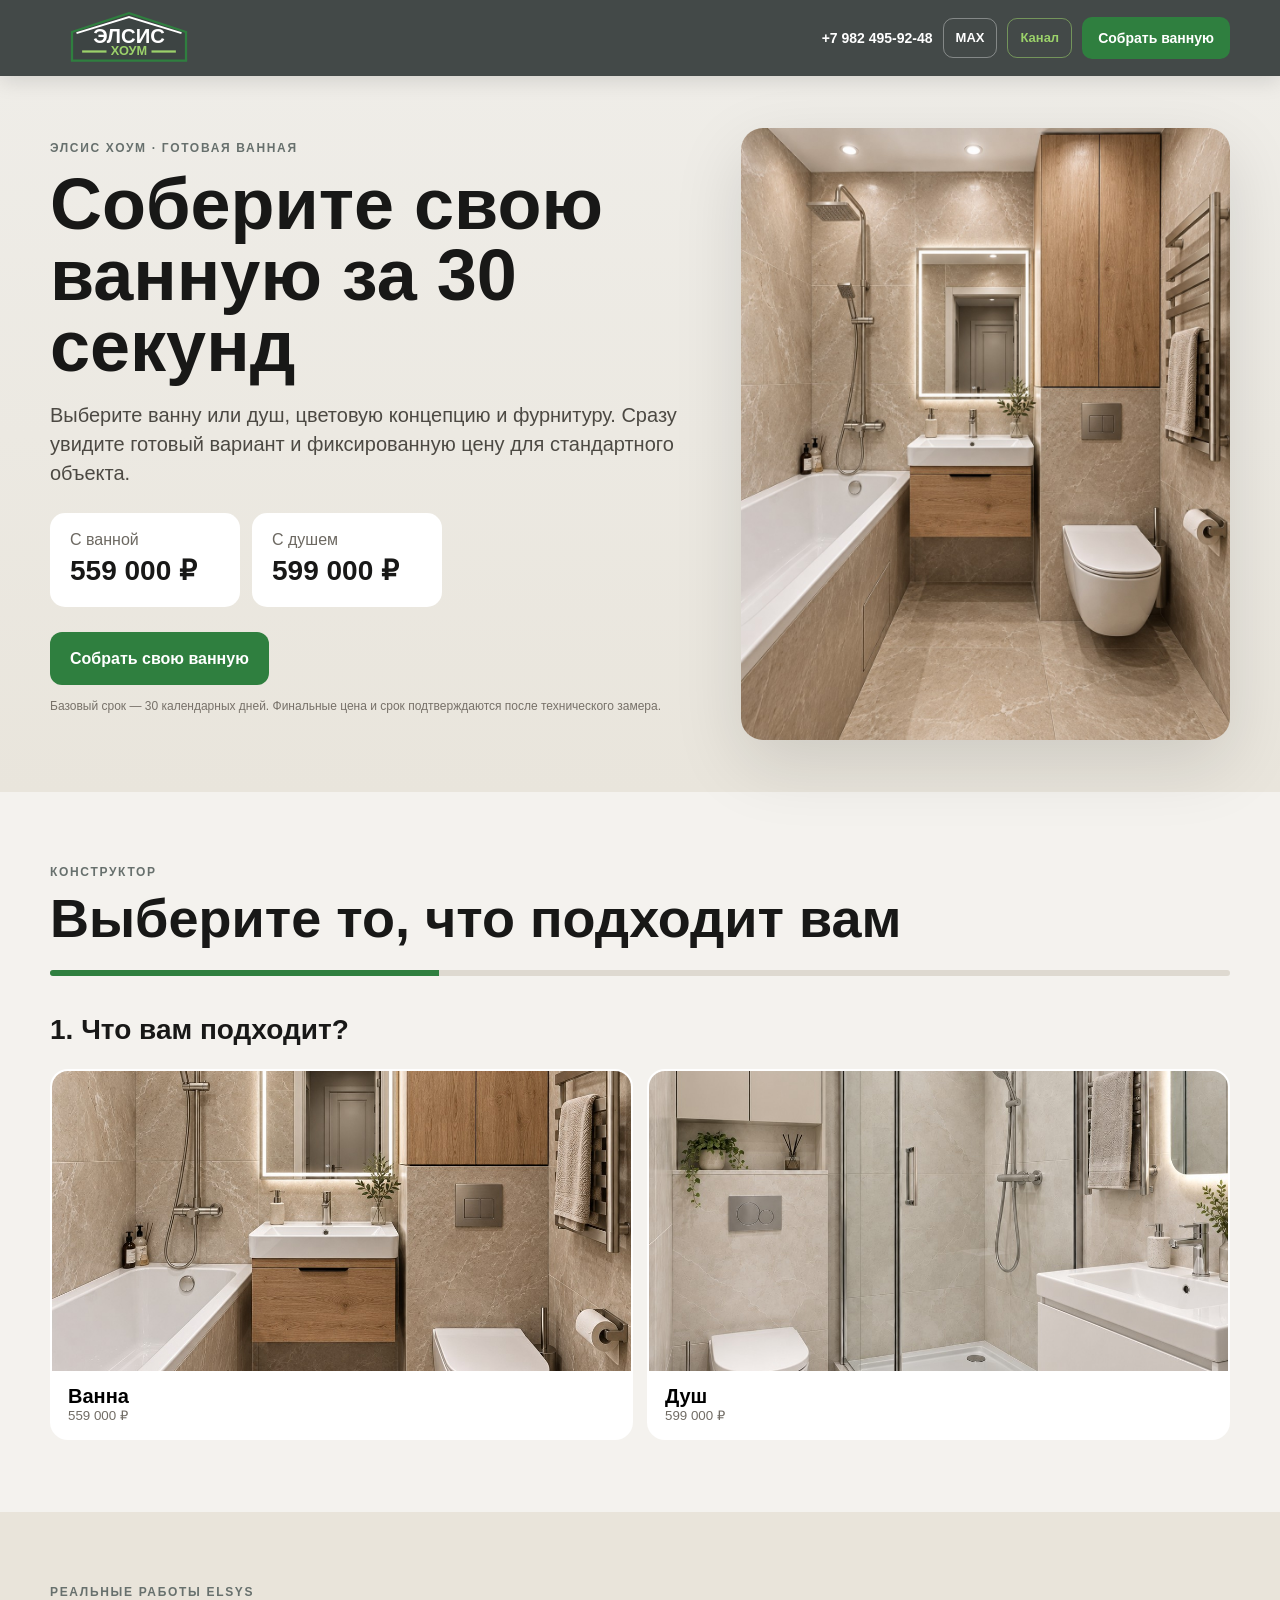
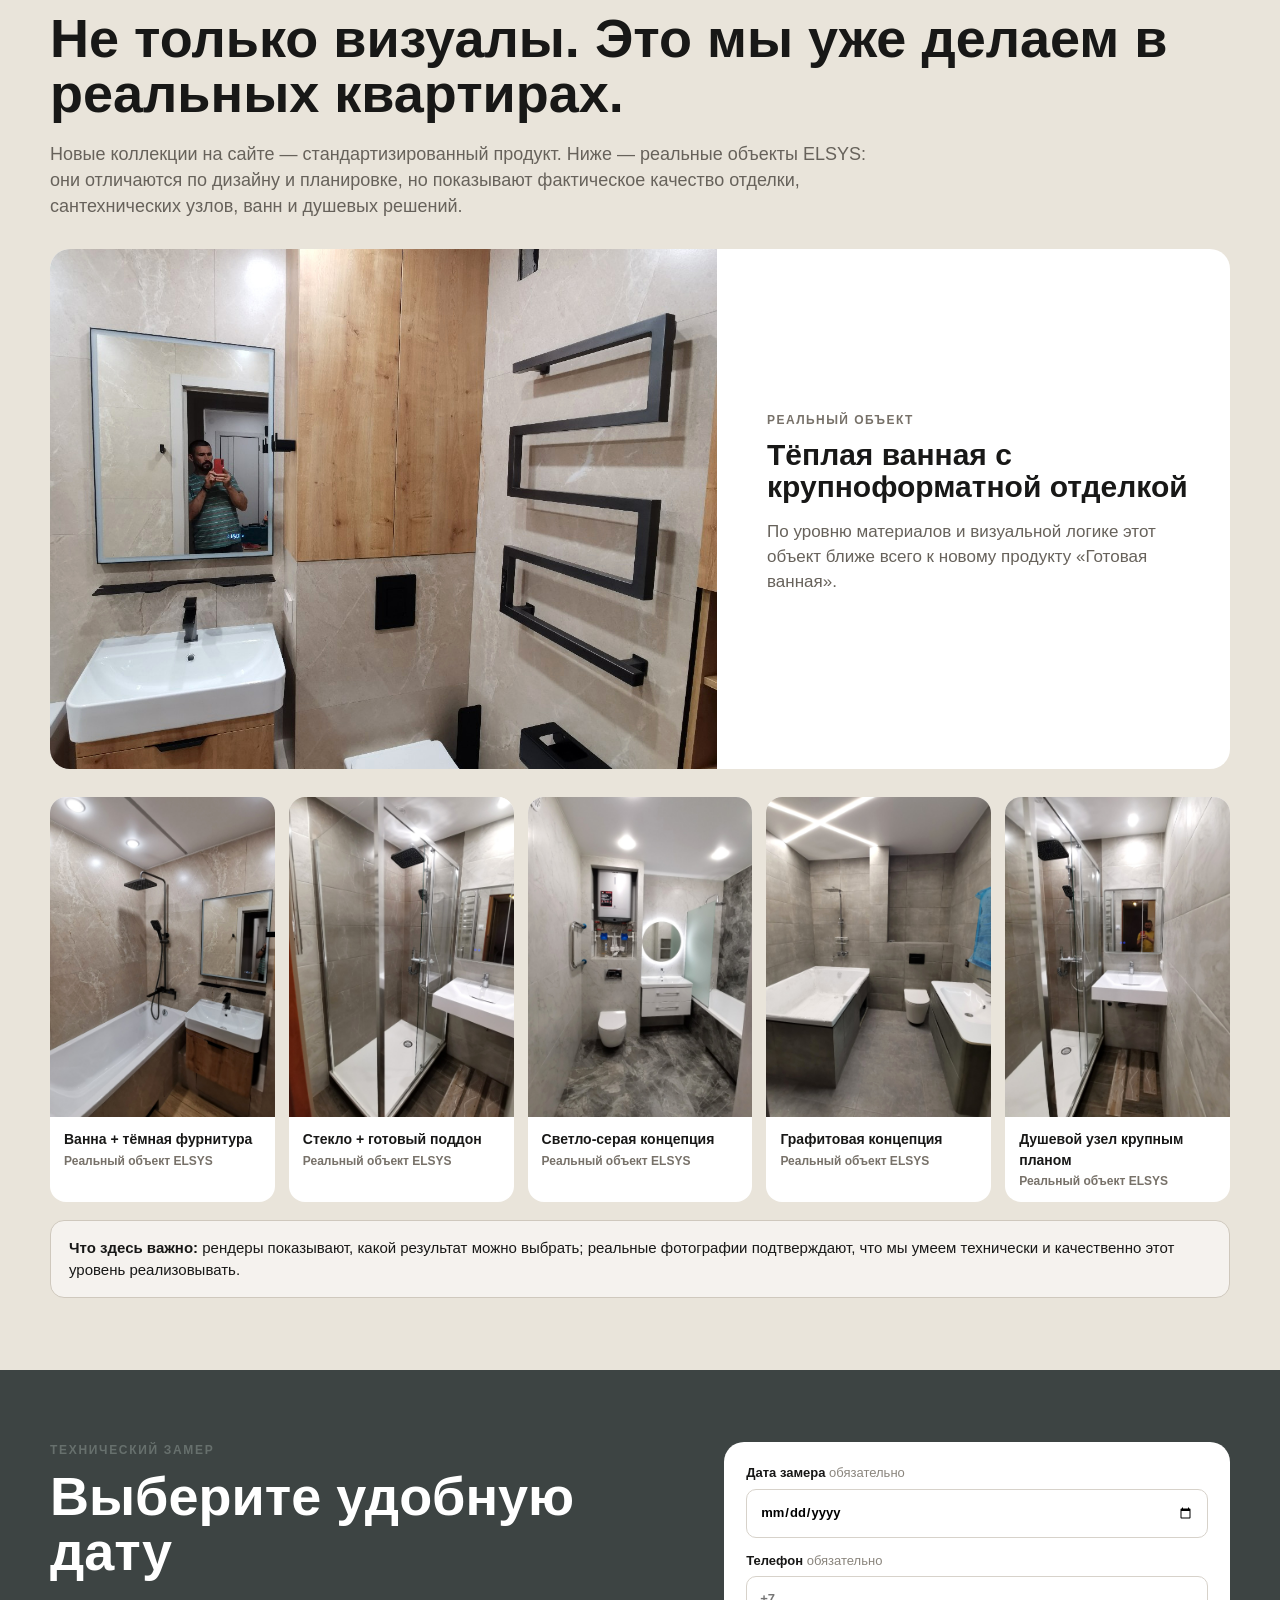
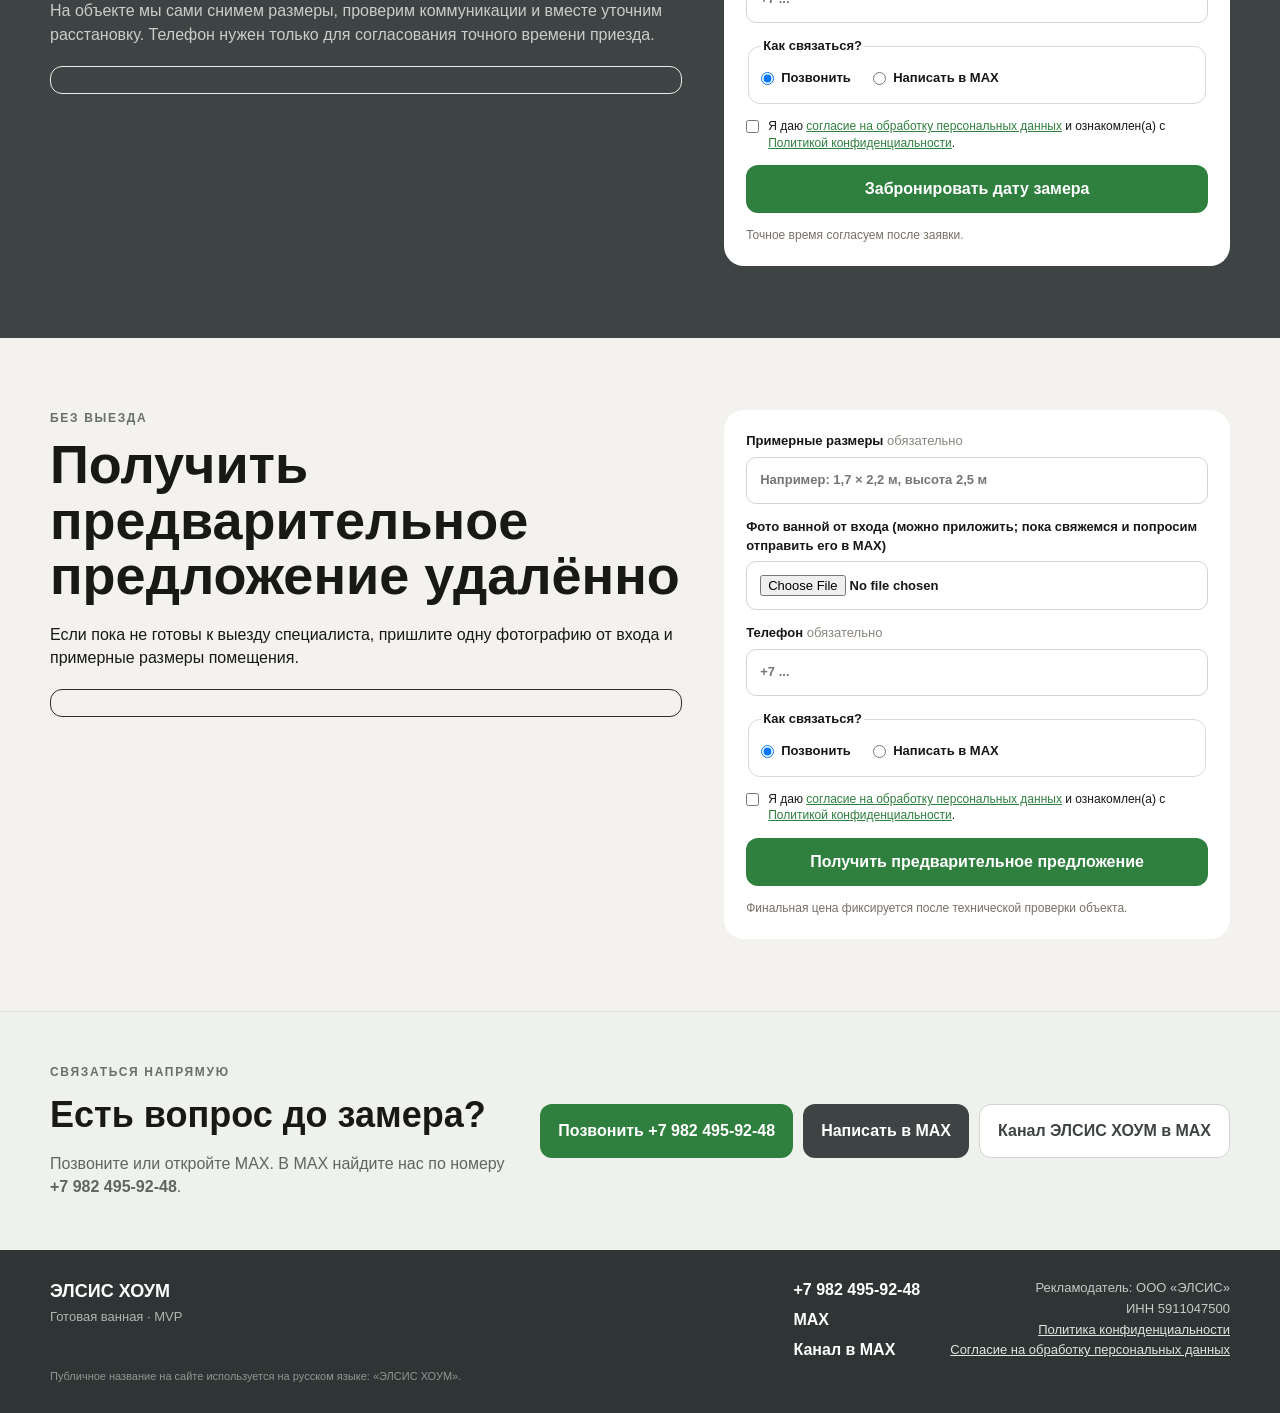
<file: index.html>
<!doctype html>
<html lang="ru">
<head>
<meta charset="utf-8">
<meta name="viewport" content="width=device-width,initial-scale=1">
<title>Готовая ванная под ключ — выберите свой вариант</title>
<meta name="description" content="Соберите свою готовую ванную за 30 секунд. Ванна — 559 000 ₽, душ — 599 000 ₽. Затем выберите дату технического замера.">
<link rel="stylesheet" href="styles.css">
</head>
<body id="top">
<div class="brandbar">
  <a class="brand" href="#top" aria-label="ЭЛСИС ХОУМ">
    <svg class="brand-logo" viewBox="0 0 360 160" role="img" aria-label="ЭЛСИС ХОУМ">
      <path d="M28 64 L180 14 L332 64 L332 140 L28 140 Z" fill="#3d4443" stroke="#2f7f3f" stroke-width="6"/>
      <path d="M40 67 L180 24 L320 67" fill="none" stroke="#ffffff" stroke-width="5"/>
      <text x="180" y="92" text-anchor="middle" fill="#ffffff" font-family="Arial, sans-serif" font-size="54" font-weight="800">ЭЛСИС</text>
      <line x1="55" y1="116" x2="120" y2="116" stroke="#9bd16a" stroke-width="6"/>
      <text x="180" y="126" text-anchor="middle" fill="#9bd16a" font-family="Arial, sans-serif" font-size="34" font-weight="800">ХОУМ</text>
      <line x1="240" y1="116" x2="305" y2="116" stroke="#9bd16a" stroke-width="6"/>
    </svg>
  </a>
  <div class="brand-actions">
      <a class="brand-phone" href="tel:+79824959248">+7 982 495-92-48</a>
      <a class="brand-max" href="https://max.ru/u/f9LHodD0cOJQfZjkRGlODoUqg65HvUC6GfGzyRdVkpp2EzDWxlL0d6VNqcQ" target="_blank" rel="noopener">MAX</a><a class="brand-channel" href="https://max.ru/channel_elsyshome" target="_blank" rel="noopener">Канал</a>
      <a class="brand-cta" href="#quiz">Собрать ванную</a>
    </div>
</div>

<header class="hero">
  <div class="wrap hero-grid-v5">
    <div>
      <div class="eyebrow">ЭЛСИС ХОУМ · ГОТОВАЯ ВАННАЯ</div>
      <h1>Соберите свою ванную за 30 секунд</h1>
      <p class="lead">Выберите ванну или душ, цветовую концепцию и фурнитуру. Сразу увидите готовый вариант и фиксированную цену для стандартного объекта.</p>
      <div class="prices">
        <div><span>С ванной</span><strong>559 000 ₽</strong></div>
        <div><span>С душем</span><strong>599 000 ₽</strong></div>
      </div>
      <a class="cta" href="#quiz">Собрать свою ванную</a>
      <p class="fine">Базовый срок — 30 календарных дней. Финальные цена и срок подтверждаются после технического замера.</p>
    </div>
    <img class="hero-img" src="assets/bath_3.jpg" alt="Готовая ванная ELSYS">
  </div>
</header>

<main>
<section class="quiz-section" id="quiz">
  <div class="wrap">
    <div class="eyebrow">КОНСТРУКТОР</div>
    <h2>Выберите то, что подходит вам</h2>
    <div class="quiz-progress"><span id="progressBar"></span></div>

    <div class="quiz-step active" data-step="1">
      <h3>1. Что вам подходит?</h3>
      <div class="choice-grid two-choice">
        <button class="choice" data-key="kind" data-value="Ванна"><img src="assets/bath_3.jpg" alt="Ванна"><strong>Ванна</strong><span>559 000 ₽</span></button>
        <button class="choice" data-key="kind" data-value="Душ"><img src="assets/shower_3.jpg" alt="Душ"><strong>Душ</strong><span>599 000 ₽</span></button>
      </div>
    </div>

    <div class="quiz-step" data-step="2">
      <h3>2. Какая атмосфера вам ближе?</h3>
      <div class="choice-grid three-choice">
        <button class="choice" data-key="concept" data-value="Светлая"><img src="assets/bath_1.jpg"><strong>Светлая</strong><span>Чистая и воздушная</span></button>
        <button class="choice" data-key="concept" data-value="Тёплая"><img src="assets/bath_3.jpg"><strong>Тёплая</strong><span>Бежево-серая, с деревом</span></button>
        <button class="choice" data-key="concept" data-value="Тёмная"><img src="assets/bath_5.jpg"><strong>Тёмная</strong><span>Графитовая и контрастная</span></button>
      </div>
    </div>

    <div class="quiz-step" data-step="3">
      <h3>3. Какие акценты?</h3>
      <div class="choice-grid two-choice">
        <button class="choice simple-choice" data-key="fixture" data-value="Светлая фурнитура"><strong>Светлая фурнитура</strong><span>Хром / светлый металл</span></button>
        <button class="choice simple-choice dark-choice" data-key="fixture" data-value="Тёмная фурнитура"><strong>Тёмная фурнитура</strong><span>Чёрный / графит</span></button>
      </div>
    </div>

    <div class="quiz-result" id="quizResult">
      <div class="result-grid">
        <img id="resultImage" src="assets/bath_3.jpg" alt="Ваш вариант">
        <div>
          <div class="eyebrow">ВАШ ВАРИАНТ</div>
          <h3 id="resultTitle"></h3>
          <div class="result-price" id="resultPrice"></div>
          <p>Для стандартного объекта в цену входят работы, материалы, сантехника, комплектация, доставка, вывоз мусора и уборка.</p>
          <div class="result-actions">
            <button class="cta" id="bookVisit">Выбрать дату замера</button>
            <button class="secondary" id="remoteOffer">Получить предложение без выезда</button>
          </div>
          <button class="text-btn" id="restartQuiz">Изменить выбор</button>
        </div>
      </div>
    </div>
  </div>
</section>


<section class="proof-section">
  <div class="wrap">
    <div class="eyebrow">РЕАЛЬНЫЕ РАБОТЫ ELSYS</div>
    <h2>Не только визуалы. Это мы уже делаем в реальных квартирах.</h2>
    <p class="proof-intro">
      Новые коллекции на сайте — стандартизированный продукт. Ниже — реальные объекты ELSYS:
      они отличаются по дизайну и планировке, но показывают фактическое качество отделки,
      сантехнических узлов, ванн и душевых решений.
    </p>

    <div class="proof-feature">
      <div class="proof-feature-image"><img src="assets/work_01.jpg" alt="Реальная тёплая ванная ELSYS"></div>
      <div class="proof-feature-copy">
        <span>Реальный объект</span>
        <h3>Тёплая ванная с крупноформатной отделкой</h3>
        <p>По уровню материалов и визуальной логике этот объект ближе всего к новому продукту «Готовая ванная».</p>
      </div>
    </div>

    <div class="proof-grid proof-grid-v6">
      <figure><img src="assets/work_02.jpg" alt="Реальная ванная с чёрной фурнитурой"><figcaption><b>Ванна + тёмная фурнитура</b><span>Реальный объект ELSYS</span></figcaption></figure>
      <figure><img src="assets/work_03.jpg" alt="Реальная душевая зона"><figcaption><b>Стекло + готовый поддон</b><span>Реальный объект ELSYS</span></figcaption></figure>
      <figure><img src="assets/work_04.jpg" alt="Светло-серая ванная"><figcaption><b>Светло-серая концепция</b><span>Реальный объект ELSYS</span></figcaption></figure>
      <figure><img src="assets/work_05.jpg" alt="Серая ванная"><figcaption><b>Графитовая концепция</b><span>Реальный объект ELSYS</span></figcaption></figure>
      <figure><img src="assets/work_06.jpg" alt="Реальный душевой узел"><figcaption><b>Душевой узел крупным планом</b><span>Реальный объект ELSYS</span></figcaption></figure>
    </div>

    <div class="proof-note">
      <strong>Что здесь важно:</strong>
      рендеры показывают, какой результат можно выбрать; реальные фотографии подтверждают,
      что мы умеем технически и качественно этот уровень реализовывать.
    </div>
  </div>
</section>


<section class="booking-section" id="booking">
  <div class="wrap booking-grid">
    <div>
      <div class="eyebrow">ТЕХНИЧЕСКИЙ ЗАМЕР</div>
      <h2>Выберите удобную дату</h2>
      <p>На объекте мы сами снимем размеры, проверим коммуникации и вместе уточним расстановку. Телефон нужен только для согласования точного времени приезда.</p>
      <div class="chosen-summary" id="bookingSummary"></div>
    </div>
    <form id="bookingForm" class="booking-form">
      <label>Дата замера <em>обязательно</em><input type="date" id="visitDate" name="visit_date" required></label>
      <label>Телефон <em>обязательно</em><input name="phone" type="tel" placeholder="+7 ..." required></label>
      <fieldset><legend>Как связаться?</legend>
        <label class="radio"><input type="radio" name="contact" value="Звонок" checked> Позвонить</label>
        <label class="radio"><input type="radio" name="contact" value="MAX"> Написать в MAX</label>
      </fieldset>
      
<label class="consent">
  <input type="checkbox" name="pd_consent" required>
  <span>Я даю <a href="consent.html" target="_blank">согласие на обработку персональных данных</a>
  и ознакомлен(а) с <a href="privacy.html" target="_blank">Политикой конфиденциальности</a>.</span>
</label>

      <button class="cta full" type="submit">Забронировать дату замера</button>
      <p class="note" id="bookingNote">Точное время согласуем после заявки.</p>
    </form>
  </div>
</section>

<section class="remote-section" id="remote">
  <div class="wrap booking-grid">
    <div>
      <div class="eyebrow">БЕЗ ВЫЕЗДА</div>
      <h2>Получить предварительное предложение удалённо</h2>
      <p>Если пока не готовы к выезду специалиста, пришлите одну фотографию от входа и примерные размеры помещения.</p>
      <div class="chosen-summary" id="remoteSummary"></div>
    </div>
    <form id="remoteForm" class="booking-form">
      <label>Примерные размеры <em>обязательно</em><input name="size" placeholder="Например: 1,7 × 2,2 м, высота 2,5 м" required></label>
      <label>Фото ванной от входа <span class="muted">(можно приложить; пока свяжемся и попросим отправить его в MAX)</span><input name="photo" type="file" accept="image/*"></label>
      <label>Телефон <em>обязательно</em><input name="phone" type="tel" placeholder="+7 ..." required></label>
      <fieldset><legend>Как связаться?</legend>
        <label class="radio"><input type="radio" name="contact" value="Звонок" checked> Позвонить</label>
        <label class="radio"><input type="radio" name="contact" value="MAX"> Написать в MAX</label>
      </fieldset>
      
<label class="consent">
  <input type="checkbox" name="pd_consent" required>
  <span>Я даю <a href="consent.html" target="_blank">согласие на обработку персональных данных</a>
  и ознакомлен(а) с <a href="privacy.html" target="_blank">Политикой конфиденциальности</a>.</span>
</label>

      <button class="cta full" type="submit">Получить предварительное предложение</button>
      <p class="note" id="remoteNote">Финальная цена фиксируется после технической проверки объекта.</p>
    </form>
  </div>
</section>

<section class="contact-strip">
  <div class="wrap contact-strip-grid">
    <div>
      <div class="eyebrow">СВЯЗАТЬСЯ НАПРЯМУЮ</div>
      <h2>Есть вопрос до замера?</h2>
      <p>Позвоните или откройте MAX. В MAX найдите нас по номеру <strong>+7 982 495-92-48</strong>.</p>
    </div>
    <div class="contact-buttons">
      <a class="contact-phone" href="tel:+79824959248">Позвонить +7 982 495-92-48</a>
      <a class="contact-max" href="https://max.ru/u/f9LHodD0cOJQfZjkRGlODoUqg65HvUC6GfGzyRdVkpp2EzDWxlL0d6VNqcQ" target="_blank" rel="noopener">Написать в MAX</a><a class="contact-channel" href="https://max.ru/channel_elsyshome" target="_blank" rel="noopener">Канал ЭЛСИС ХОУМ в MAX</a>
    </div>
  </div>
</section>

</main>

<footer>
  <div class="wrap footer-grid">
    <div>
      <div class="footer-brand">ЭЛСИС ХОУМ</div>
      <div class="footer-product">Готовая ванная · MVP</div>
    </div>
    <div class="footer-contacts">
      <a href="tel:+79824959248">+7 982 495-92-48</a>
      <a href="https://max.ru/u/f9LHodD0cOJQfZjkRGlODoUqg65HvUC6GfGzyRdVkpp2EzDWxlL0d6VNqcQ" target="_blank" rel="noopener">MAX</a><a href="https://max.ru/channel_elsyshome" target="_blank" rel="noopener">Канал в MAX</a>
    </div>
    <div class="advertiser">
      Рекламодатель: ООО «ЭЛСИС»<br>
      ИНН 5911047500<br>
      <a href="privacy.html">Политика конфиденциальности</a><br>
      <a href="consent.html">Согласие на обработку персональных данных</a>
    </div>
  </div>
  <div class="brand-note">Публичное название на сайте используется на русском языке: «ЭЛСИС ХОУМ».</div>
</footer>

<script src="script.js"></script>
</body>
</html>
</file>
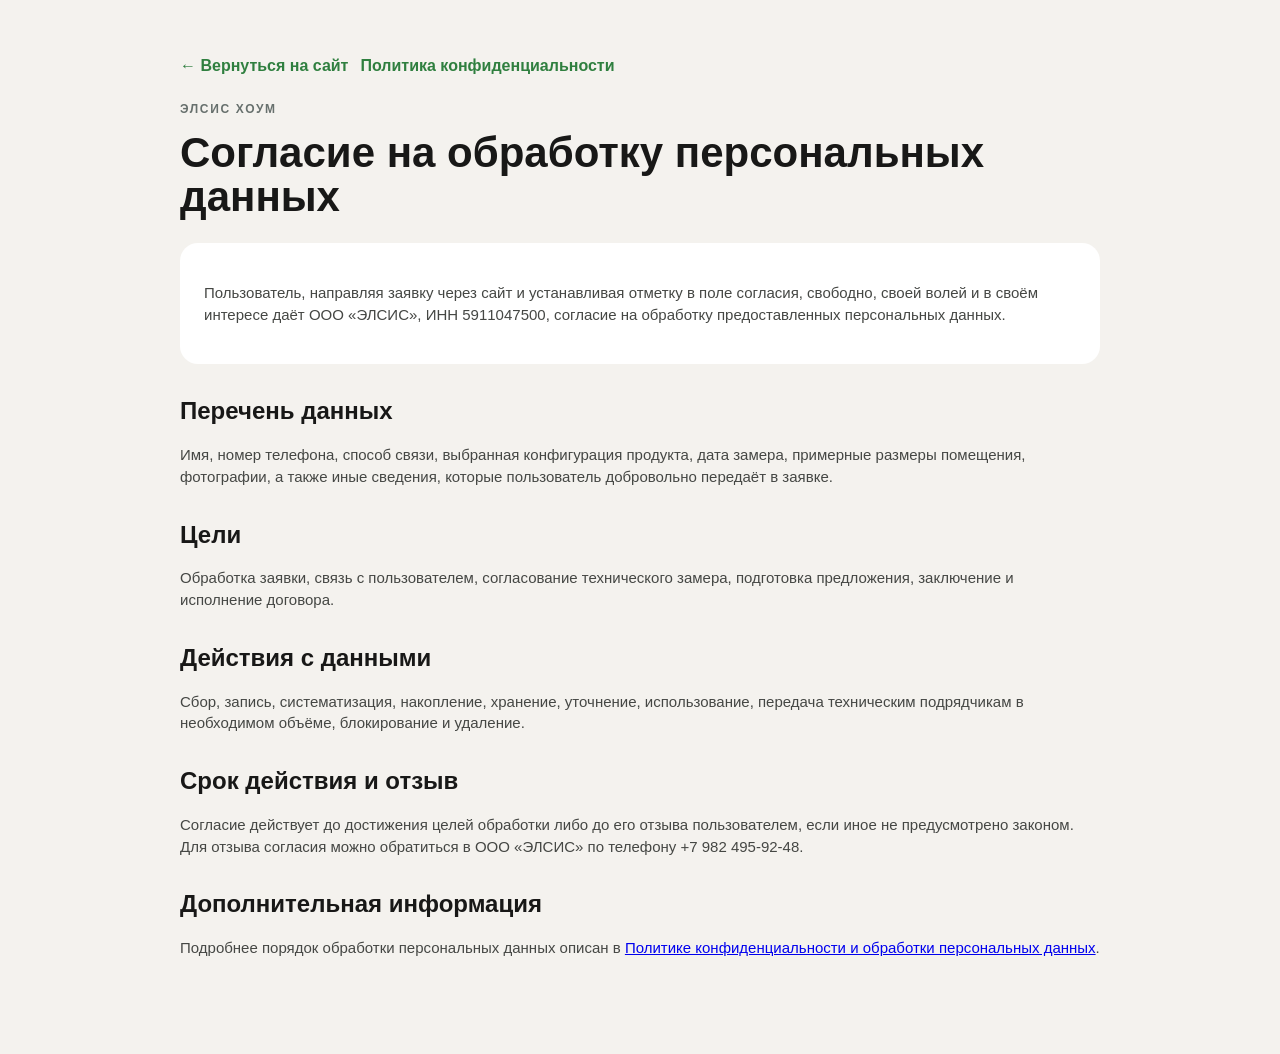
<file: consent.html>
<!doctype html>
<html lang="ru">
<head>
<meta charset="utf-8">
<meta name="viewport" content="width=device-width,initial-scale=1">
<title>Согласие на обработку персональных данных — ЭЛСИС ХОУМ</title>
<link rel="stylesheet" href="styles.css">
</head>
<body class="legal-page">
<div class="legal-wrap">
  <div class="legal-nav"><a href="index.html">← Вернуться на сайт</a><a href="privacy.html">Политика конфиденциальности</a></div>
  <div class="eyebrow">ЭЛСИС ХОУМ</div>
  <h1>Согласие на обработку персональных данных</h1>

  <div class="legal-card">
    <p>Пользователь, направляя заявку через сайт и устанавливая отметку в поле согласия, свободно, своей волей и в своём интересе даёт ООО «ЭЛСИС», ИНН 5911047500, согласие на обработку предоставленных персональных данных.</p>
  </div>

  <h2>Перечень данных</h2>
  <p>Имя, номер телефона, способ связи, выбранная конфигурация продукта, дата замера, примерные размеры помещения, фотографии, а также иные сведения, которые пользователь добровольно передаёт в заявке.</p>

  <h2>Цели</h2>
  <p>Обработка заявки, связь с пользователем, согласование технического замера, подготовка предложения, заключение и исполнение договора.</p>

  <h2>Действия с данными</h2>
  <p>Сбор, запись, систематизация, накопление, хранение, уточнение, использование, передача техническим подрядчикам в необходимом объёме, блокирование и удаление.</p>

  <h2>Срок действия и отзыв</h2>
  <p>Согласие действует до достижения целей обработки либо до его отзыва пользователем, если иное не предусмотрено законом. Для отзыва согласия можно обратиться в ООО «ЭЛСИС» по телефону +7 982 495-92-48.</p>

  <h2>Дополнительная информация</h2>
  <p>Подробнее порядок обработки персональных данных описан в <a href="privacy.html">Политике конфиденциальности и обработки персональных данных</a>.</p>
</div>
</body>
</html>
</file>
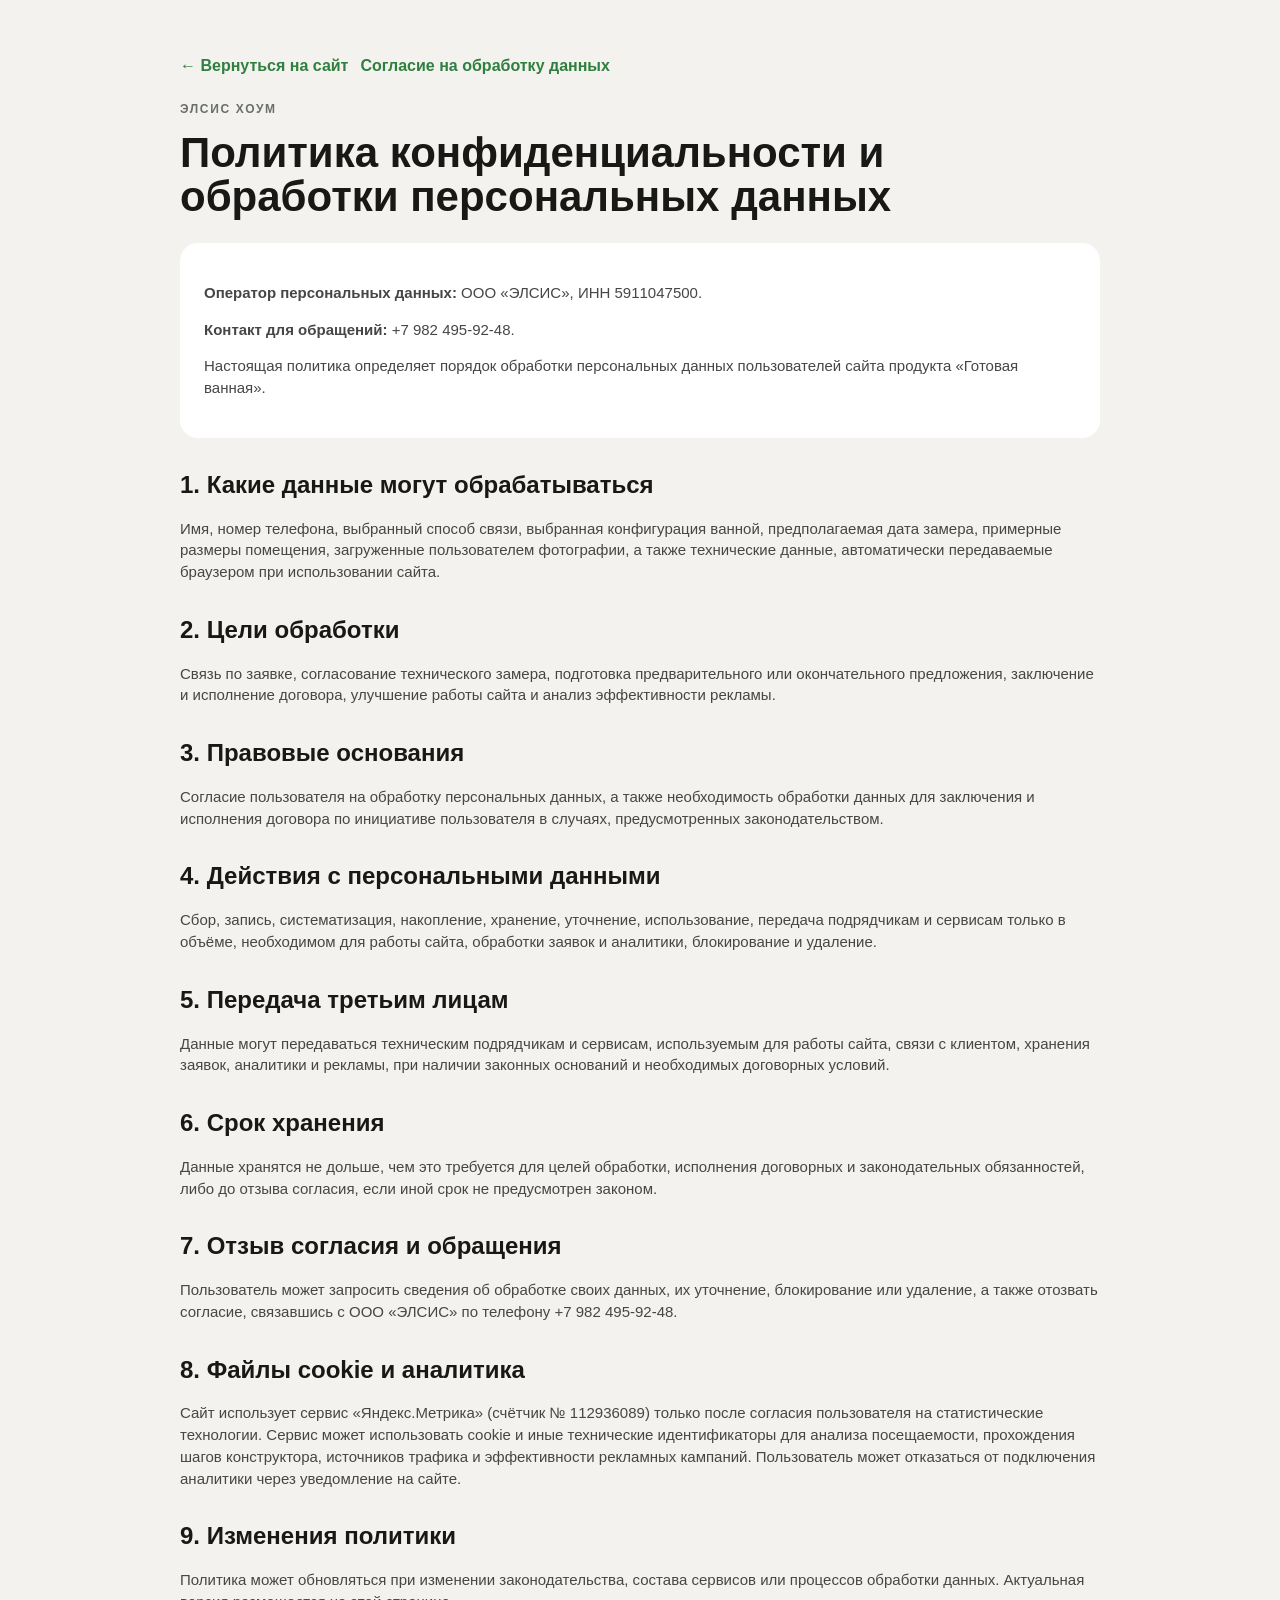
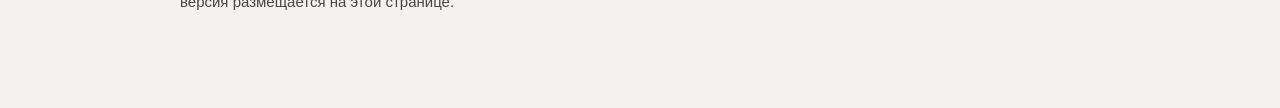
<file: privacy.html>
<!doctype html>
<html lang="ru">
<head>
<meta charset="utf-8">
<meta name="viewport" content="width=device-width,initial-scale=1">
<title>Политика конфиденциальности — ЭЛСИС ХОУМ</title>
<link rel="stylesheet" href="styles.css">
</head>
<body class="legal-page">
<div class="legal-wrap">
  <div class="legal-nav"><a href="index.html">← Вернуться на сайт</a><a href="consent.html">Согласие на обработку данных</a></div>
  <div class="eyebrow">ЭЛСИС ХОУМ</div>
  <h1>Политика конфиденциальности и обработки персональных данных</h1>

  <div class="legal-card">
    <p><strong>Оператор персональных данных:</strong> ООО «ЭЛСИС», ИНН 5911047500.</p>
    <p><strong>Контакт для обращений:</strong> +7 982 495-92-48.</p>
    <p>Настоящая политика определяет порядок обработки персональных данных пользователей сайта продукта «Готовая ванная».</p>
  </div>

  <h2>1. Какие данные могут обрабатываться</h2>
  <p>Имя, номер телефона, выбранный способ связи, выбранная конфигурация ванной, предполагаемая дата замера, примерные размеры помещения, загруженные пользователем фотографии, а также технические данные, автоматически передаваемые браузером при использовании сайта.</p>

  <h2>2. Цели обработки</h2>
  <p>Связь по заявке, согласование технического замера, подготовка предварительного или окончательного предложения, заключение и исполнение договора, улучшение работы сайта и анализ эффективности рекламы.</p>

  <h2>3. Правовые основания</h2>
  <p>Согласие пользователя на обработку персональных данных, а также необходимость обработки данных для заключения и исполнения договора по инициативе пользователя в случаях, предусмотренных законодательством.</p>

  <h2>4. Действия с персональными данными</h2>
  <p>Сбор, запись, систематизация, накопление, хранение, уточнение, использование, передача подрядчикам и сервисам только в объёме, необходимом для работы сайта, обработки заявок и аналитики, блокирование и удаление.</p>

  <h2>5. Передача третьим лицам</h2>
  <p>Данные могут передаваться техническим подрядчикам и сервисам, используемым для работы сайта, связи с клиентом, хранения заявок, аналитики и рекламы, при наличии законных оснований и необходимых договорных условий.</p>

  <h2>6. Срок хранения</h2>
  <p>Данные хранятся не дольше, чем это требуется для целей обработки, исполнения договорных и законодательных обязанностей, либо до отзыва согласия, если иной срок не предусмотрен законом.</p>

  <h2>7. Отзыв согласия и обращения</h2>
  <p>Пользователь может запросить сведения об обработке своих данных, их уточнение, блокирование или удаление, а также отозвать согласие, связавшись с ООО «ЭЛСИС» по телефону +7 982 495-92-48.</p>

  <h2>8. Файлы cookie и аналитика</h2>
  <p>Сайт использует сервис «Яндекс.Метрика» (счётчик № 112936089) только после согласия пользователя на статистические технологии. Сервис может использовать cookie и иные технические идентификаторы для анализа посещаемости, прохождения шагов конструктора, источников трафика и эффективности рекламных кампаний. Пользователь может отказаться от подключения аналитики через уведомление на сайте.</p>

  <h2>9. Изменения политики</h2>
  <p>Политика может обновляться при изменении законодательства, состава сервисов или процессов обработки данных. Актуальная версия размещается на этой странице.</p>
</div>
</body>
</html>
</file>
<file: styles.css>
:root{--bg:#f4f2ee;--ink:#181817;--muted:#6f6a63;--paper:#fff;--line:#ddd8cf;--dark:#1d1d1b}
*{box-sizing:border-box}html{scroll-behavior:smooth}body{margin:0;background:var(--bg);color:var(--ink);font-family:Arial,sans-serif;line-height:1.45}.wrap{width:min(1180px,calc(100% - 28px));margin:auto}.eyebrow{font-size:12px;letter-spacing:.14em;font-weight:900;color:#777169}.hero{background:#eae6dd;padding:52px 0}.hero-grid-v5{display:grid;grid-template-columns:1fr .75fr;gap:38px;align-items:center}.hero h1{font-size:clamp(42px,6vw,72px);line-height:.98;margin:12px 0 20px}.lead{font-size:20px;color:#4c4943;max-width:720px}.hero-img{width:100%;max-height:650px;object-fit:cover;border-radius:22px;box-shadow:0 24px 70px rgba(0,0,0,.12)}.prices{display:flex;gap:12px;margin:25px 0}.prices div{background:#fff;border-radius:15px;padding:15px 20px;min-width:190px}.prices span{display:block;color:#6c6861}.prices strong{font-size:28px}.cta,.secondary{border:0;border-radius:12px;padding:15px 20px;font-size:16px;font-weight:850;cursor:pointer;text-decoration:none;display:inline-flex;align-items:center;justify-content:center}.cta{background:#171716;color:white}.secondary{background:#fff;border:1px solid #171716;color:#171716}.fine{font-size:12px;color:#777169;margin-top:13px}.quiz-section,.proof-section,.booking-section,.remote-section{padding:72px 0}.quiz-section h2,.proof-section h2,.booking-section h2,.remote-section h2{font-size:clamp(34px,4.5vw,54px);line-height:1.02;margin:10px 0 20px}.quiz-progress{height:6px;background:#ded9d0;border-radius:99px;overflow:hidden;margin:24px 0 34px}.quiz-progress span{display:block;height:100%;width:33%;background:#171716;transition:.25s}.quiz-step{display:none}.quiz-step.active{display:block}.quiz-step h3{font-size:28px;margin-bottom:18px}.choice-grid{display:grid;gap:14px}.two-choice{grid-template-columns:repeat(2,1fr)}.three-choice{grid-template-columns:repeat(3,1fr)}.choice{background:#fff;border:2px solid transparent;border-radius:18px;padding:0;overflow:hidden;cursor:pointer;text-align:left}.choice:hover,.choice.selected{border-color:#171716}.choice img{width:100%;height:300px;object-fit:cover;display:block}.choice strong,.choice span{display:block;padding:0 16px}.choice strong{font-size:20px;padding-top:14px}.choice span{color:#716c65;padding-bottom:15px}.simple-choice{padding:26px}.simple-choice strong,.simple-choice span{padding-left:0}.dark-choice{background:#333;color:#fff}.dark-choice span{color:#ccc}.quiz-result{display:none}.quiz-result.active{display:block}.result-grid{display:grid;grid-template-columns:.9fr 1fr;gap:30px;align-items:center;background:#fff;border-radius:22px;padding:18px}.result-grid img{width:100%;height:620px;object-fit:cover;border-radius:16px}.result-grid h3{font-size:34px;margin:8px 0}.result-price{font-size:38px;font-weight:900;margin:10px 0 14px}.result-actions{display:flex;gap:10px;flex-wrap:wrap}.text-btn{border:0;background:none;text-decoration:underline;margin-top:16px;cursor:pointer;color:#6e6962}.proof-section{background:#e9e4da}.proof-intro{max-width:820px;color:#67625b;font-size:18px}.proof-grid{display:grid;grid-template-columns:repeat(3,1fr);gap:14px;margin-top:28px}.proof-grid figure{margin:0;background:#fff;border-radius:16px;overflow:hidden}.proof-grid img{width:100%;height:430px;object-fit:cover;display:block}.proof-grid figcaption{padding:12px 14px;font-size:14px;font-weight:700}.booking-section{background:#1d1d1b;color:#fff}.remote-section{background:#f4f2ee}.booking-grid{display:grid;grid-template-columns:1fr .8fr;gap:42px;align-items:start}.booking-section p{color:#ccc}.chosen-summary{border:1px solid currentColor;border-radius:12px;padding:13px 15px;margin-top:20px;opacity:.9}.booking-form{background:#fff;color:#171716;border-radius:20px;padding:22px;display:grid;gap:14px}.booking-form label{font-size:13px;font-weight:800}.booking-form input{width:100%;margin-top:6px;padding:13px;border:1px solid #d7d2ca;border-radius:10px;font:inherit}.booking-form em{font-style:normal;color:#8a857d;font-weight:500}fieldset{border:1px solid #ddd8d0;border-radius:12px;padding:12px}legend{font-size:13px;font-weight:800}.radio{display:inline-flex!important;gap:7px;align-items:center;margin-right:18px}.radio input{width:auto;margin:0}.full{width:100%}.note{font-size:12px!important;color:#777169!important;margin:0}footer{padding:28px 0;background:#111;color:#aaa}
@media(max-width:900px){.hero-grid-v5,.result-grid,.booking-grid{grid-template-columns:1fr}.proof-grid{grid-template-columns:1fr 1fr}.three-choice{grid-template-columns:1fr 1fr}.hero-img{max-height:520px}}
@media(max-width:620px){.prices,.result-actions{flex-direction:column}.two-choice,.three-choice,.proof-grid{grid-template-columns:1fr}.choice img{height:300px}.result-grid img{height:520px}.quiz-section,.proof-section,.booking-section,.remote-section{padding:52px 0}.radio{display:flex!important;margin:7px 0}}

.proof-feature{display:grid;grid-template-columns:1.15fr .85fr;gap:20px;background:#fff;border-radius:20px;overflow:hidden;margin:30px 0 18px}
.proof-feature-image img{display:block;width:100%;height:520px;object-fit:cover}
.proof-feature-copy{padding:30px;align-self:center}
.proof-feature-copy span{font-size:12px;font-weight:900;letter-spacing:.12em;color:#777169;text-transform:uppercase}
.proof-feature-copy h3{font-size:30px;line-height:1.08;margin:8px 0 12px}
.proof-feature-copy p{color:#67625b;font-size:17px}
.proof-grid-v6{grid-template-columns:repeat(5,1fr)}
.proof-grid-v6 figure img{height:320px}
.proof-grid-v6 figcaption{display:flex;flex-direction:column;gap:3px}
.proof-grid-v6 figcaption b{font-size:14px}
.proof-grid-v6 figcaption span{font-size:12px;color:#777169}
.proof-note{margin-top:18px;padding:16px 18px;border:1px solid #cfc8bd;border-radius:14px;background:rgba(255,255,255,.55);font-size:15px}
@media(max-width:1000px){.proof-grid-v6{grid-template-columns:repeat(2,1fr)}}
@media(max-width:700px){
  .proof-feature{grid-template-columns:1fr}
  .proof-feature-image img{height:430px}
  .proof-feature-copy{padding:22px}
  .proof-grid-v6{display:grid;grid-auto-flow:column;grid-auto-columns:82vw;grid-template-columns:none;overflow-x:auto;scroll-snap-type:x mandatory;padding-bottom:8px}
  .proof-grid-v6 figure{scroll-snap-align:start}
  .proof-grid-v6 figure img{height:430px}
}

:root{
  --brand-green:#2f7f3f;
  --brand-green-light:#9bd16a;
  --brand-graphite:#3d4443;
  --brand-cream:#f4f2ee;
}
body{background:var(--brand-cream)}
.brandbar{
  position:sticky;top:0;z-index:50;
  height:76px;background:rgba(61,68,67,.97);
  display:flex;align-items:center;justify-content:space-between;
  padding:8px max(18px,calc((100vw - 1180px)/2));
  box-shadow:0 5px 20px rgba(0,0,0,.12);
  backdrop-filter:blur(10px)
}
.brand{display:inline-flex;align-items:center;text-decoration:none}
.brand-logo{width:158px;height:60px;display:block}
.brand-cta{
  display:inline-flex;align-items:center;justify-content:center;
  background:var(--brand-green);color:#fff;text-decoration:none;
  border-radius:10px;padding:11px 16px;font-size:14px;font-weight:800
}
.brand-cta:hover{background:#286c36}
.hero{background:linear-gradient(180deg,#efede8 0%,#e9e5dc 100%)}
.hero .cta,.booking-form .cta,.result-actions .cta{background:var(--brand-green)}
.hero .cta:hover,.booking-form .cta:hover,.result-actions .cta:hover{background:#286c36}
.quiz-progress span{background:var(--brand-green)}
.choice:hover,.choice.selected{border-color:var(--brand-green)}
.result-price{color:var(--brand-graphite)}
.booking-section{background:var(--brand-graphite)}
footer{background:#2f3534}
.brand-note{width:min(1180px,calc(100% - 28px));margin:8px auto 0;color:#8f9694;font-size:11px}
.eyebrow{color:#67706d}
.text-btn{color:var(--brand-green)}
@media(max-width:620px){
  .brandbar{height:64px;padding:6px 12px}
  .brand-logo{width:132px;height:48px}
  .brand-cta{padding:9px 12px;font-size:13px}
}

.brand-actions{display:flex;align-items:center;gap:10px}
.brand-phone{color:#fff;text-decoration:none;font-weight:800;font-size:14px;white-space:nowrap}
.brand-max{display:inline-flex;align-items:center;justify-content:center;color:#fff;text-decoration:none;border:1px solid rgba(255,255,255,.35);padding:10px 12px;border-radius:10px;font-weight:850;font-size:13px}
.brand-max:hover{background:rgba(255,255,255,.08)}
.contact-strip{padding:52px 0;background:#eef1ec;border-top:1px solid #d9ded7}
.contact-strip-grid{display:grid;grid-template-columns:1fr auto;gap:30px;align-items:center}
.contact-strip h2{font-size:36px;margin:8px 0 10px}
.contact-strip p{margin:0;color:#5f665f}
.contact-buttons{display:flex;gap:10px;flex-wrap:wrap;justify-content:flex-end}
.contact-phone,.contact-max{display:inline-flex;align-items:center;justify-content:center;text-decoration:none;border-radius:12px;padding:14px 18px;font-weight:850}
.contact-phone{background:var(--brand-green);color:#fff}
.contact-max{background:var(--brand-graphite);color:#fff}
.footer-grid{display:grid;grid-template-columns:1fr auto auto;gap:30px;align-items:start}
.footer-brand{font-weight:900;color:#fff;font-size:18px}
.footer-product{color:#aeb5b2;font-size:13px;margin-top:4px}
.footer-contacts{display:flex;flex-direction:column;gap:7px}
.footer-contacts a{color:#fff;text-decoration:none;font-weight:700}
.advertiser{color:#c4cac8;font-size:13px;line-height:1.6;text-align:right}
@media(max-width:820px){
  .brand-phone{display:none}
  .contact-strip-grid,.footer-grid{grid-template-columns:1fr}
  .contact-buttons{justify-content:flex-start}
  .advertiser{text-align:left}
}
@media(max-width:520px){
  .brand-actions{gap:6px}
  .brand-max{padding:8px 10px}
  .brand-cta{padding:9px 10px}
  .contact-buttons{flex-direction:column}
  .contact-phone,.contact-max{width:100%}
}

.consent{display:flex!important;align-items:flex-start;gap:9px;font-size:12px!important;font-weight:500!important;line-height:1.35}
.consent input{width:auto!important;margin:2px 0 0!important;flex:0 0 auto}
.consent a{color:var(--brand-green);text-decoration:underline}
.advertiser a{color:#dfe5e2;text-decoration:underline}
.legal-page{background:#f4f2ee;min-height:100vh}
.legal-wrap{width:min(920px,calc(100% - 28px));margin:0 auto;padding:54px 0 80px}
.legal-wrap h1{font-size:42px;line-height:1.05;margin:12px 0 24px}
.legal-wrap h2{font-size:24px;margin:30px 0 10px}
.legal-wrap p,.legal-wrap li{font-size:15px;color:#454744}
.legal-card{background:#fff;border-radius:18px;padding:24px;margin-top:22px}
.legal-nav{display:flex;gap:12px;flex-wrap:wrap;margin-bottom:24px}
.legal-nav a{color:var(--brand-green);font-weight:800;text-decoration:none}

.brand-channel{display:inline-flex;align-items:center;justify-content:center;color:#9bd16a;text-decoration:none;border:1px solid rgba(155,209,106,.55);padding:10px 12px;border-radius:10px;font-weight:850;font-size:13px}
.brand-channel:hover{background:rgba(155,209,106,.08)}
.contact-channel{display:inline-flex;align-items:center;justify-content:center;text-decoration:none;border-radius:12px;padding:14px 18px;font-weight:850;background:#fff;color:var(--brand-graphite);border:1px solid #cfd5d0}
@media(max-width:620px){.brand-channel{display:none}}

.cookie-banner{
  position:fixed;left:16px;right:16px;bottom:16px;z-index:1000;
  max-width:980px;margin:0 auto;background:#fff;border:1px solid #d9ded7;
  box-shadow:0 14px 40px rgba(0,0,0,.18);border-radius:16px;padding:16px 18px;
  display:flex;align-items:center;justify-content:space-between;gap:18px
}
.cookie-banner[hidden]{display:none}
.cookie-copy{display:flex;flex-direction:column;gap:5px;color:#3d4443;font-size:13px;line-height:1.35}
.cookie-copy strong{font-size:15px}
.cookie-copy a{color:var(--brand-green);text-decoration:underline}
.cookie-actions{display:flex;gap:8px;flex:0 0 auto}
.cookie-actions button{border-radius:10px;padding:10px 14px;font-weight:800;cursor:pointer}
.cookie-accept{background:var(--brand-green);color:#fff;border:1px solid var(--brand-green)}
.cookie-decline{background:#fff;color:#3d4443;border:1px solid #cfd5d0}
@media(max-width:680px){
 .cookie-banner{flex-direction:column;align-items:stretch;left:10px;right:10px;bottom:10px}
 .cookie-actions{width:100%}
 .cookie-actions button{flex:1}
}
</file>
